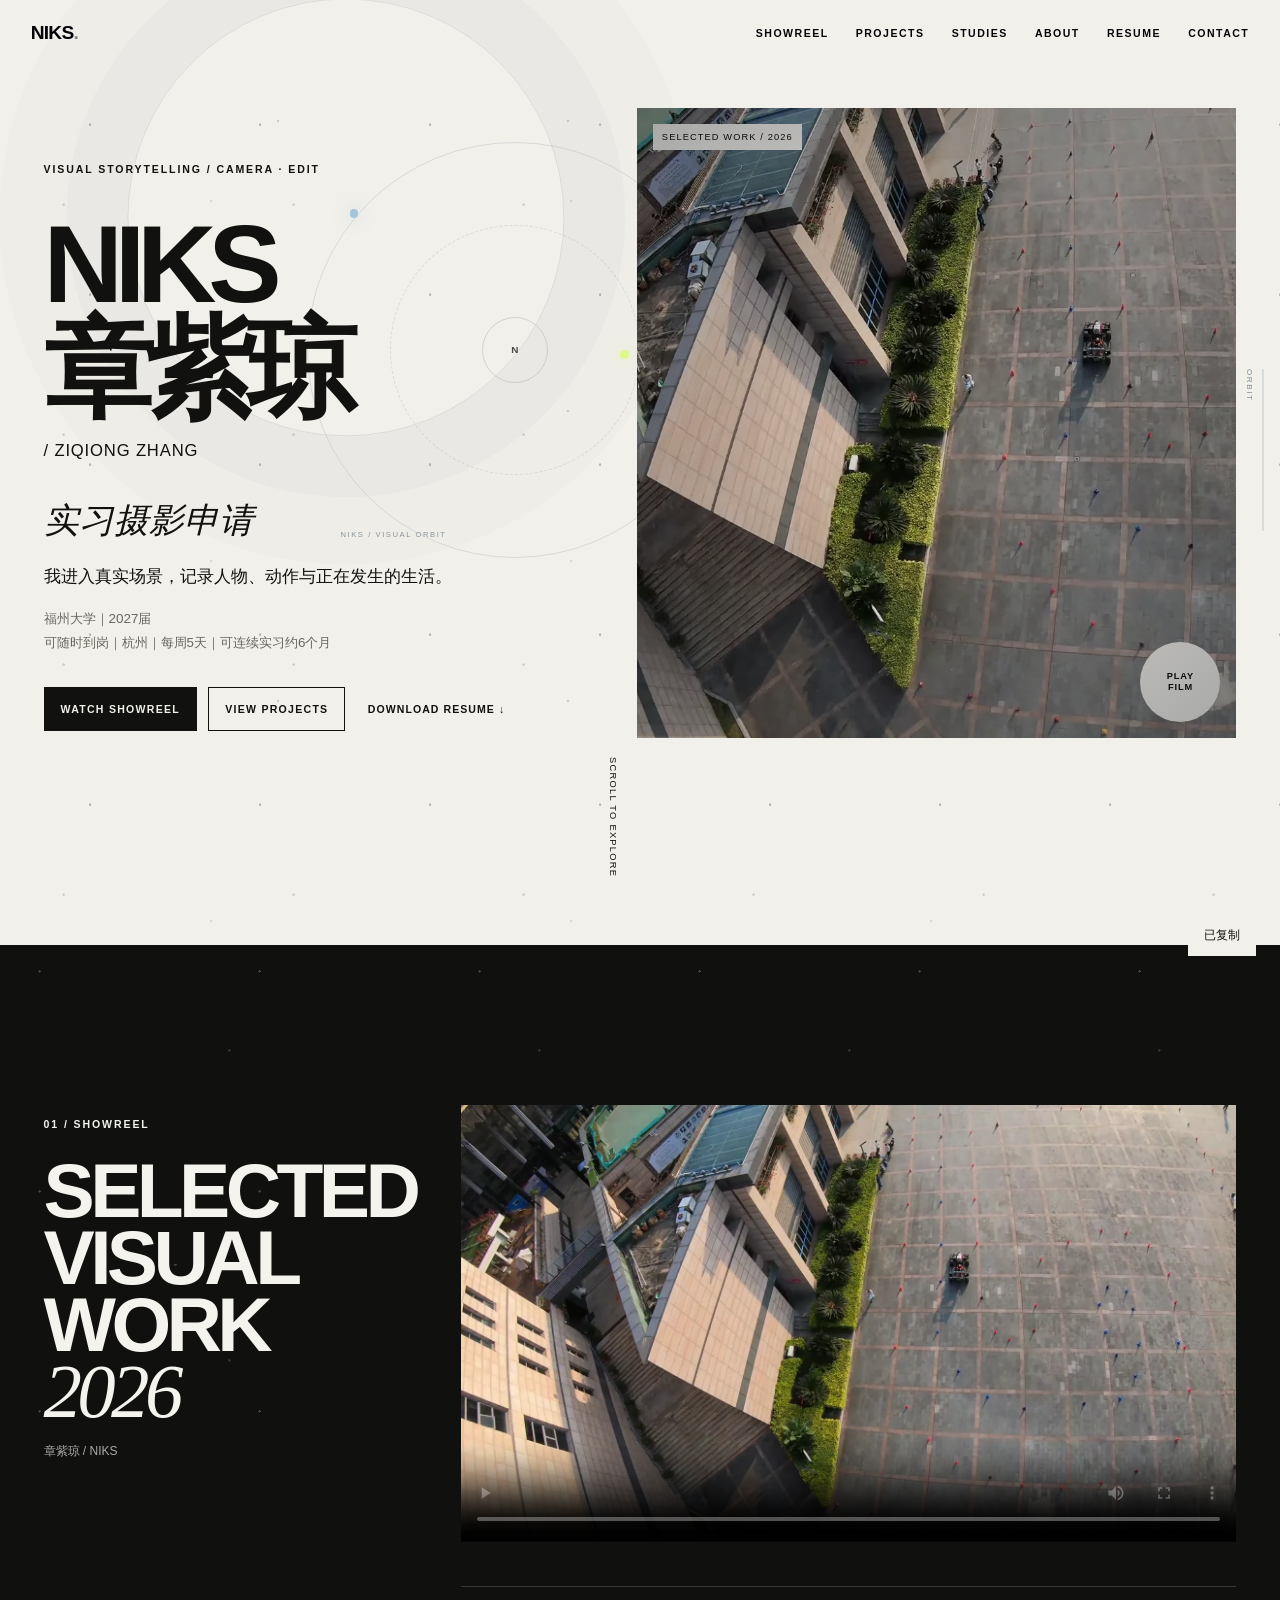
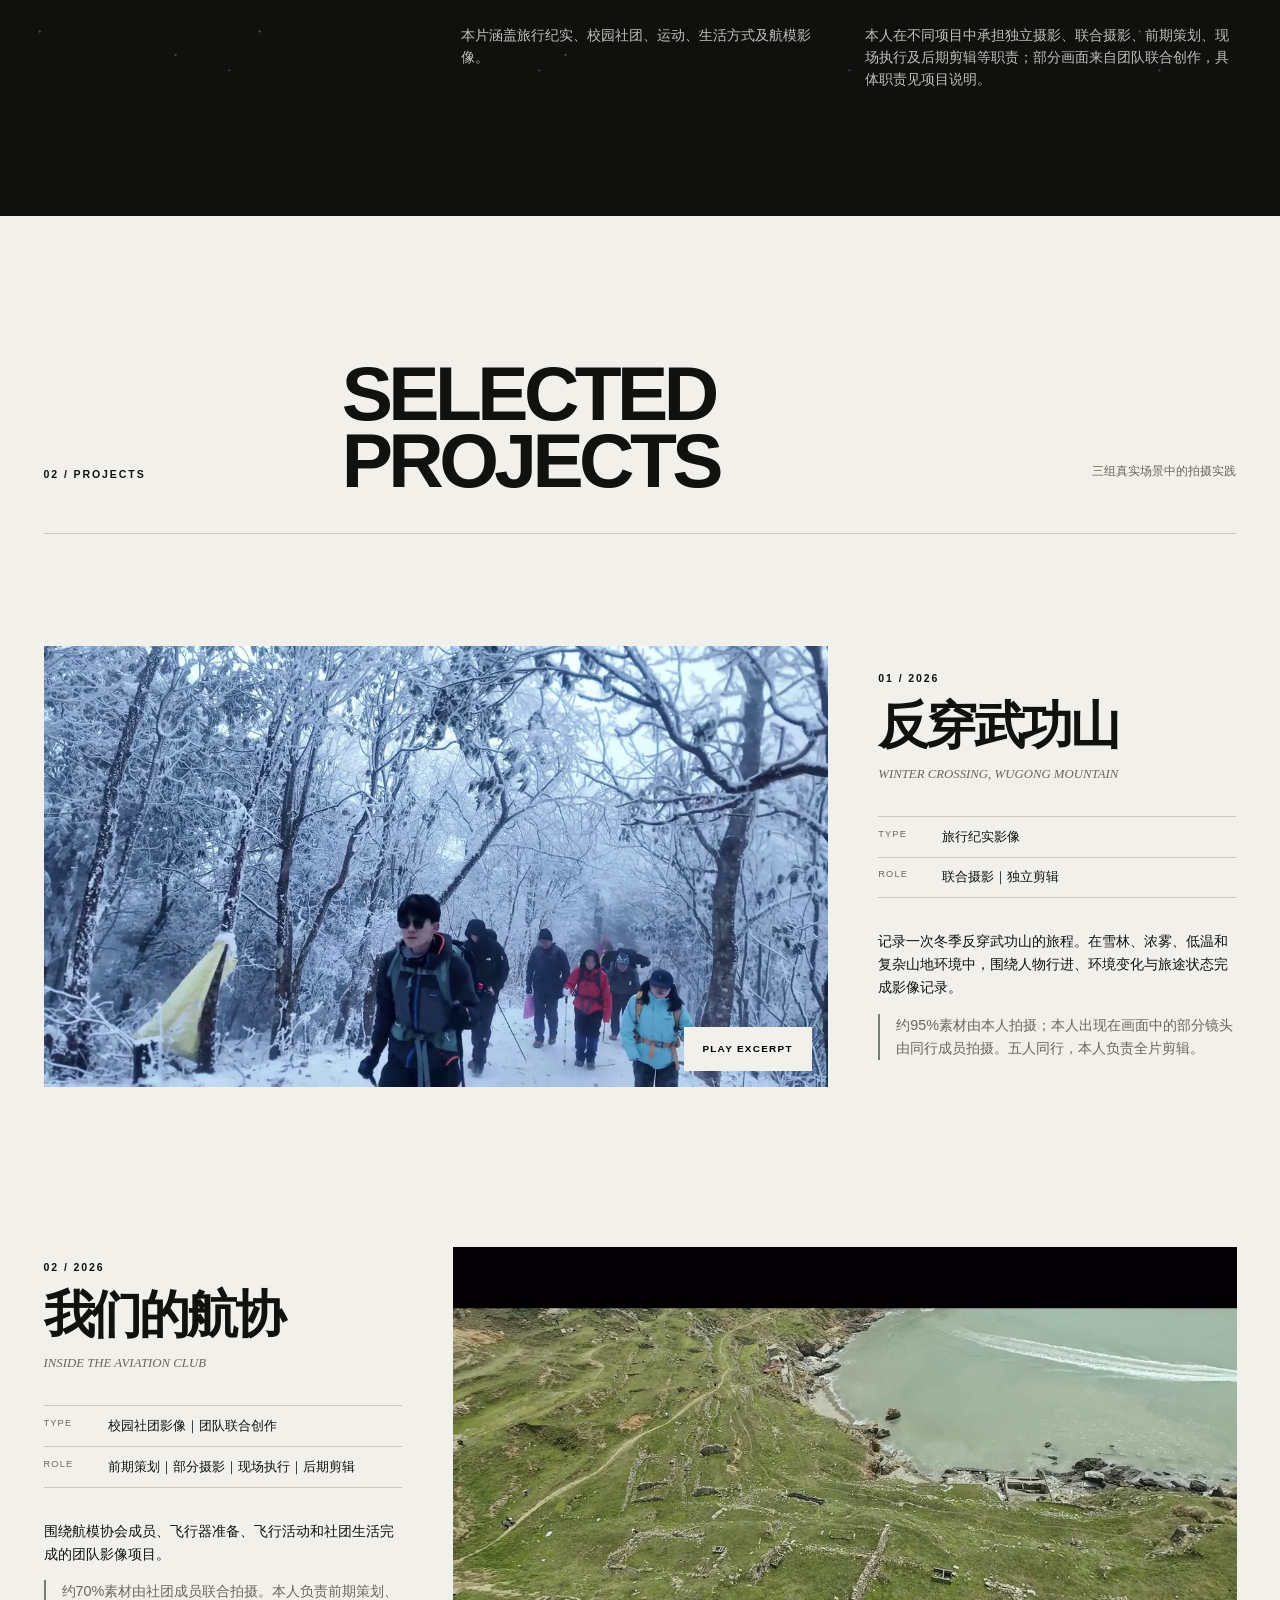
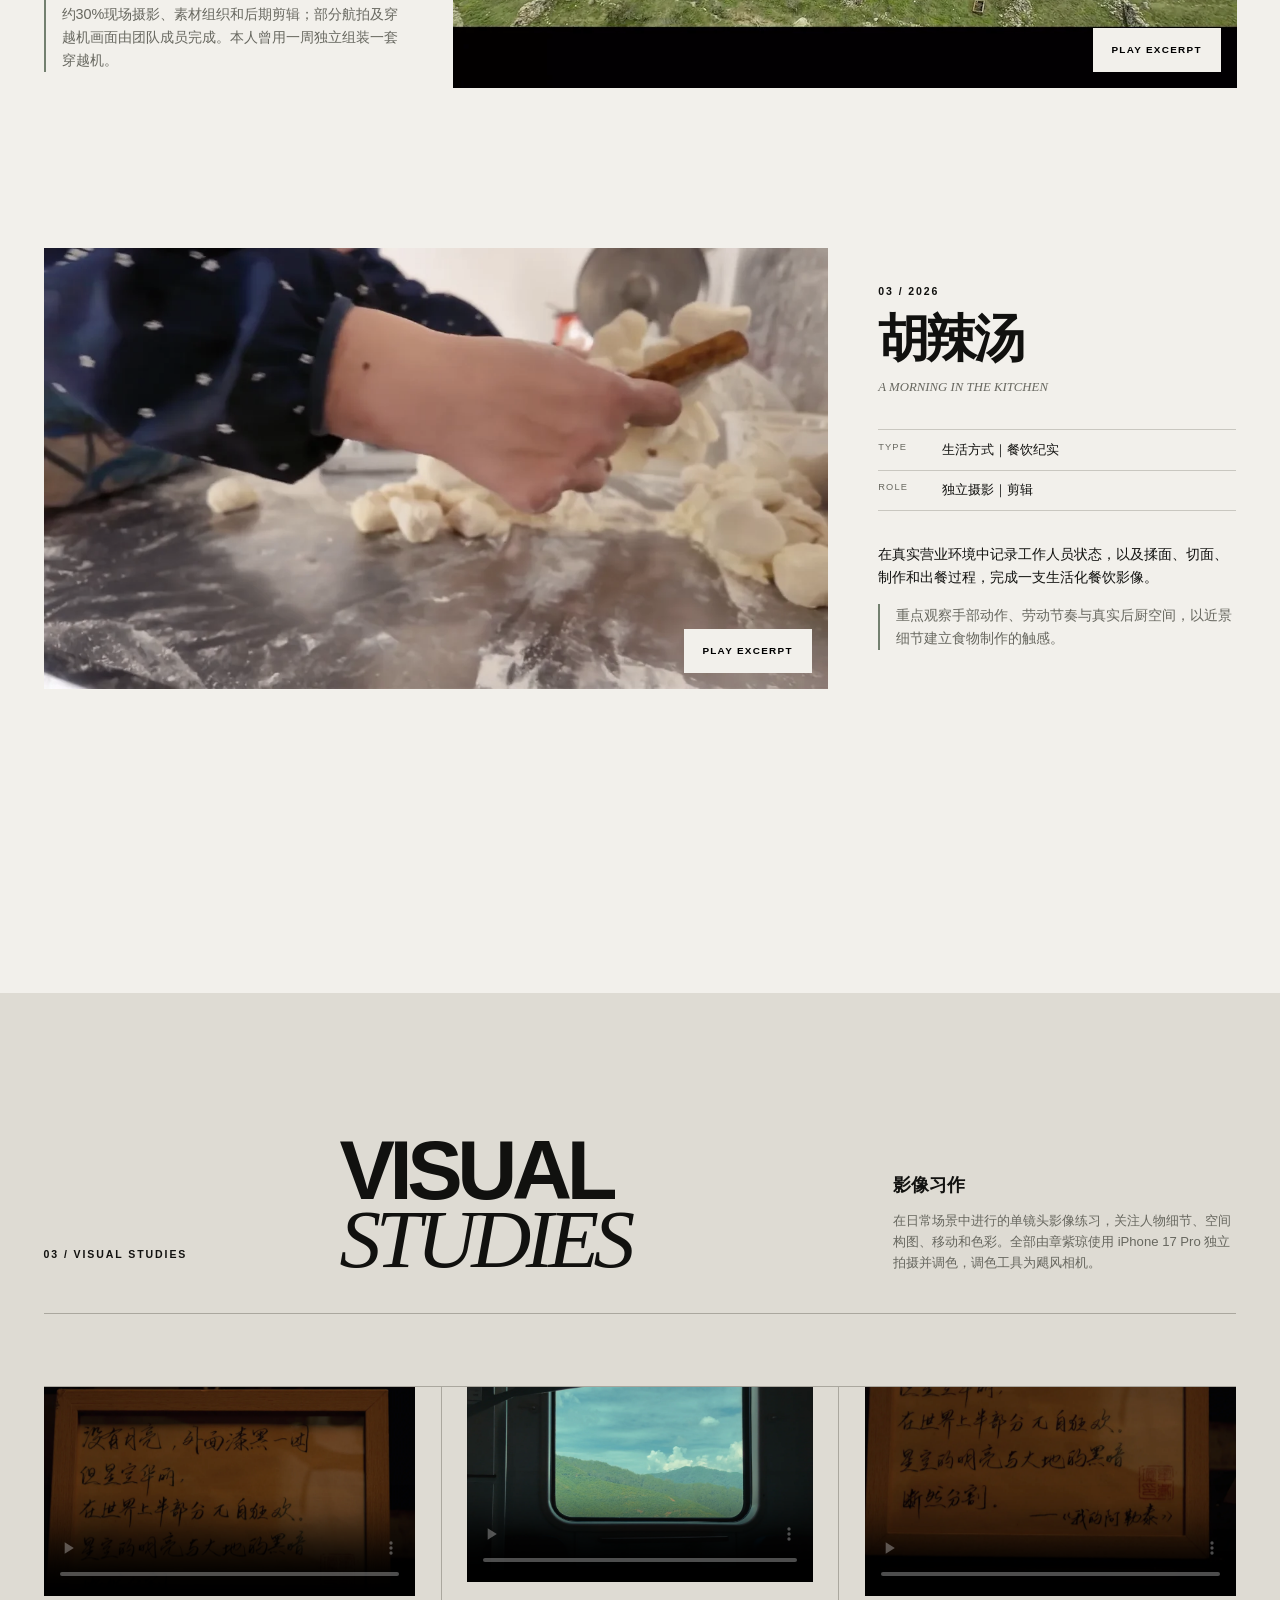
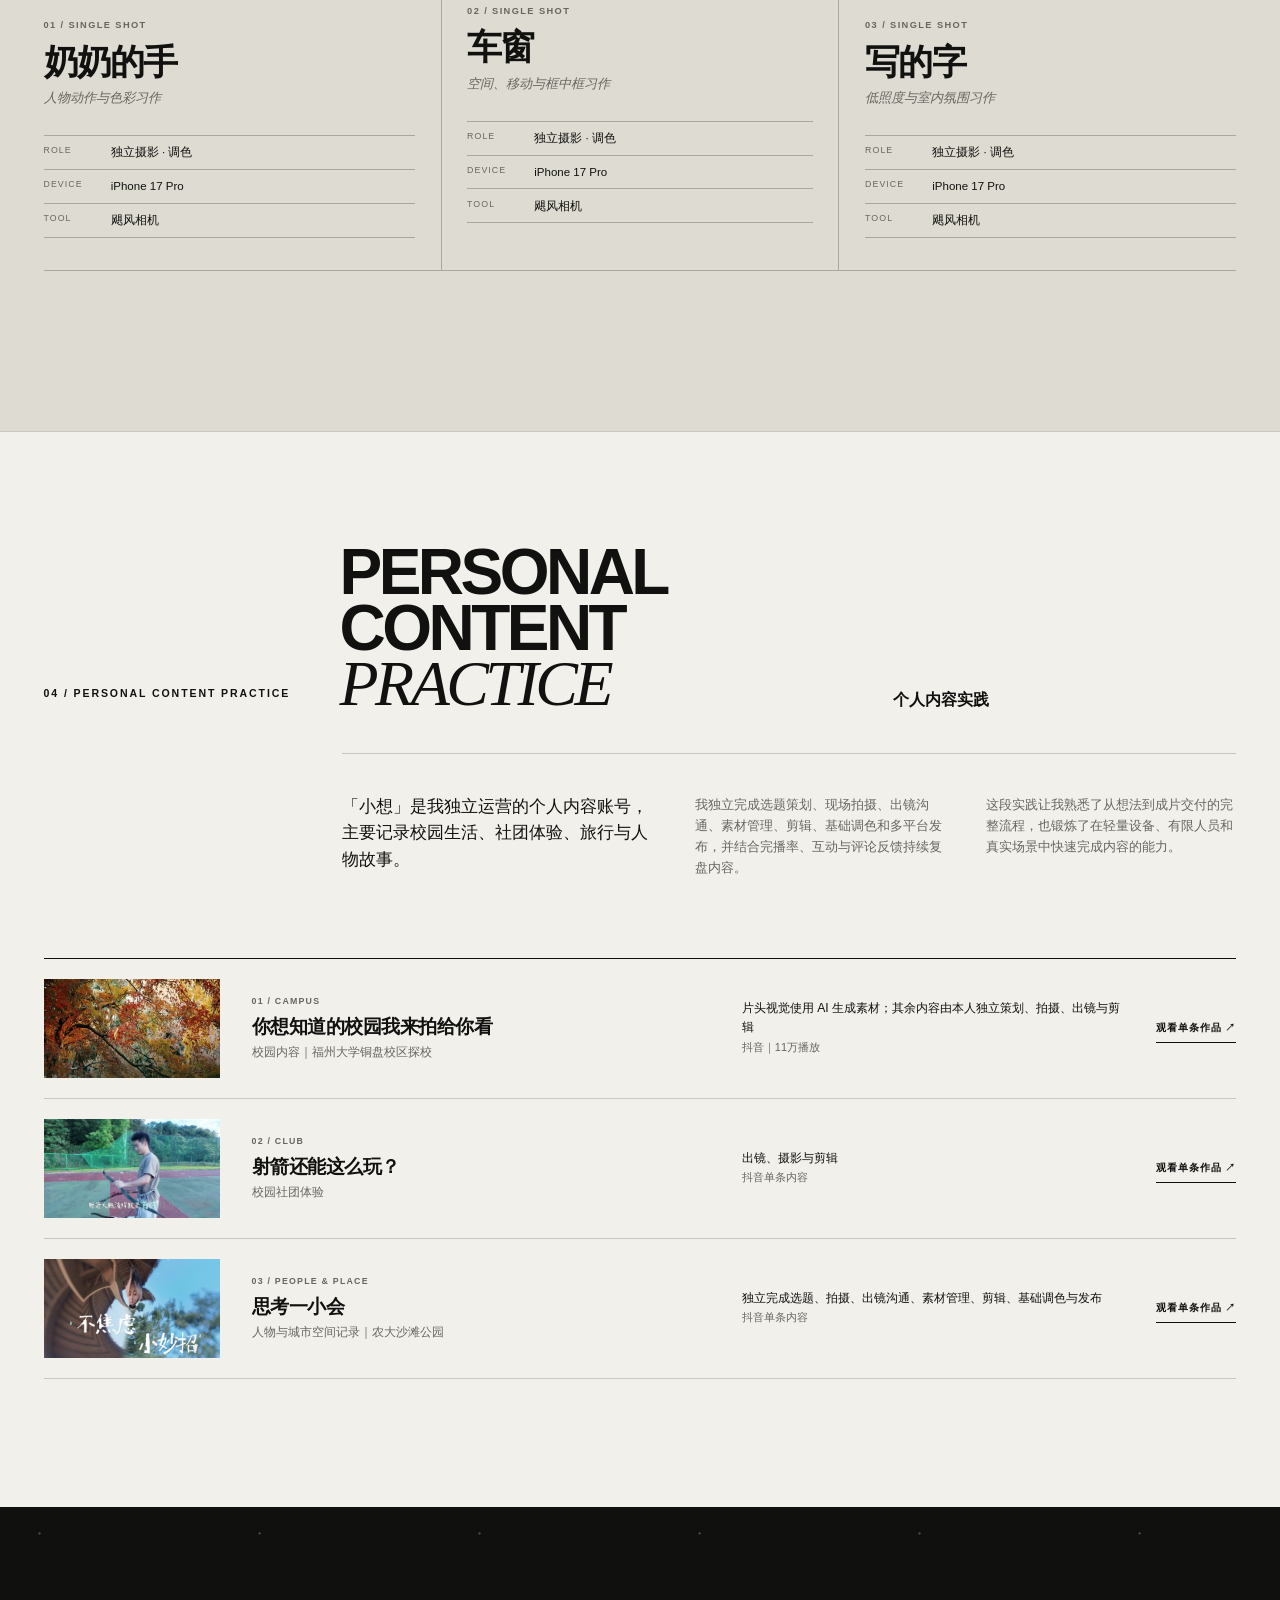
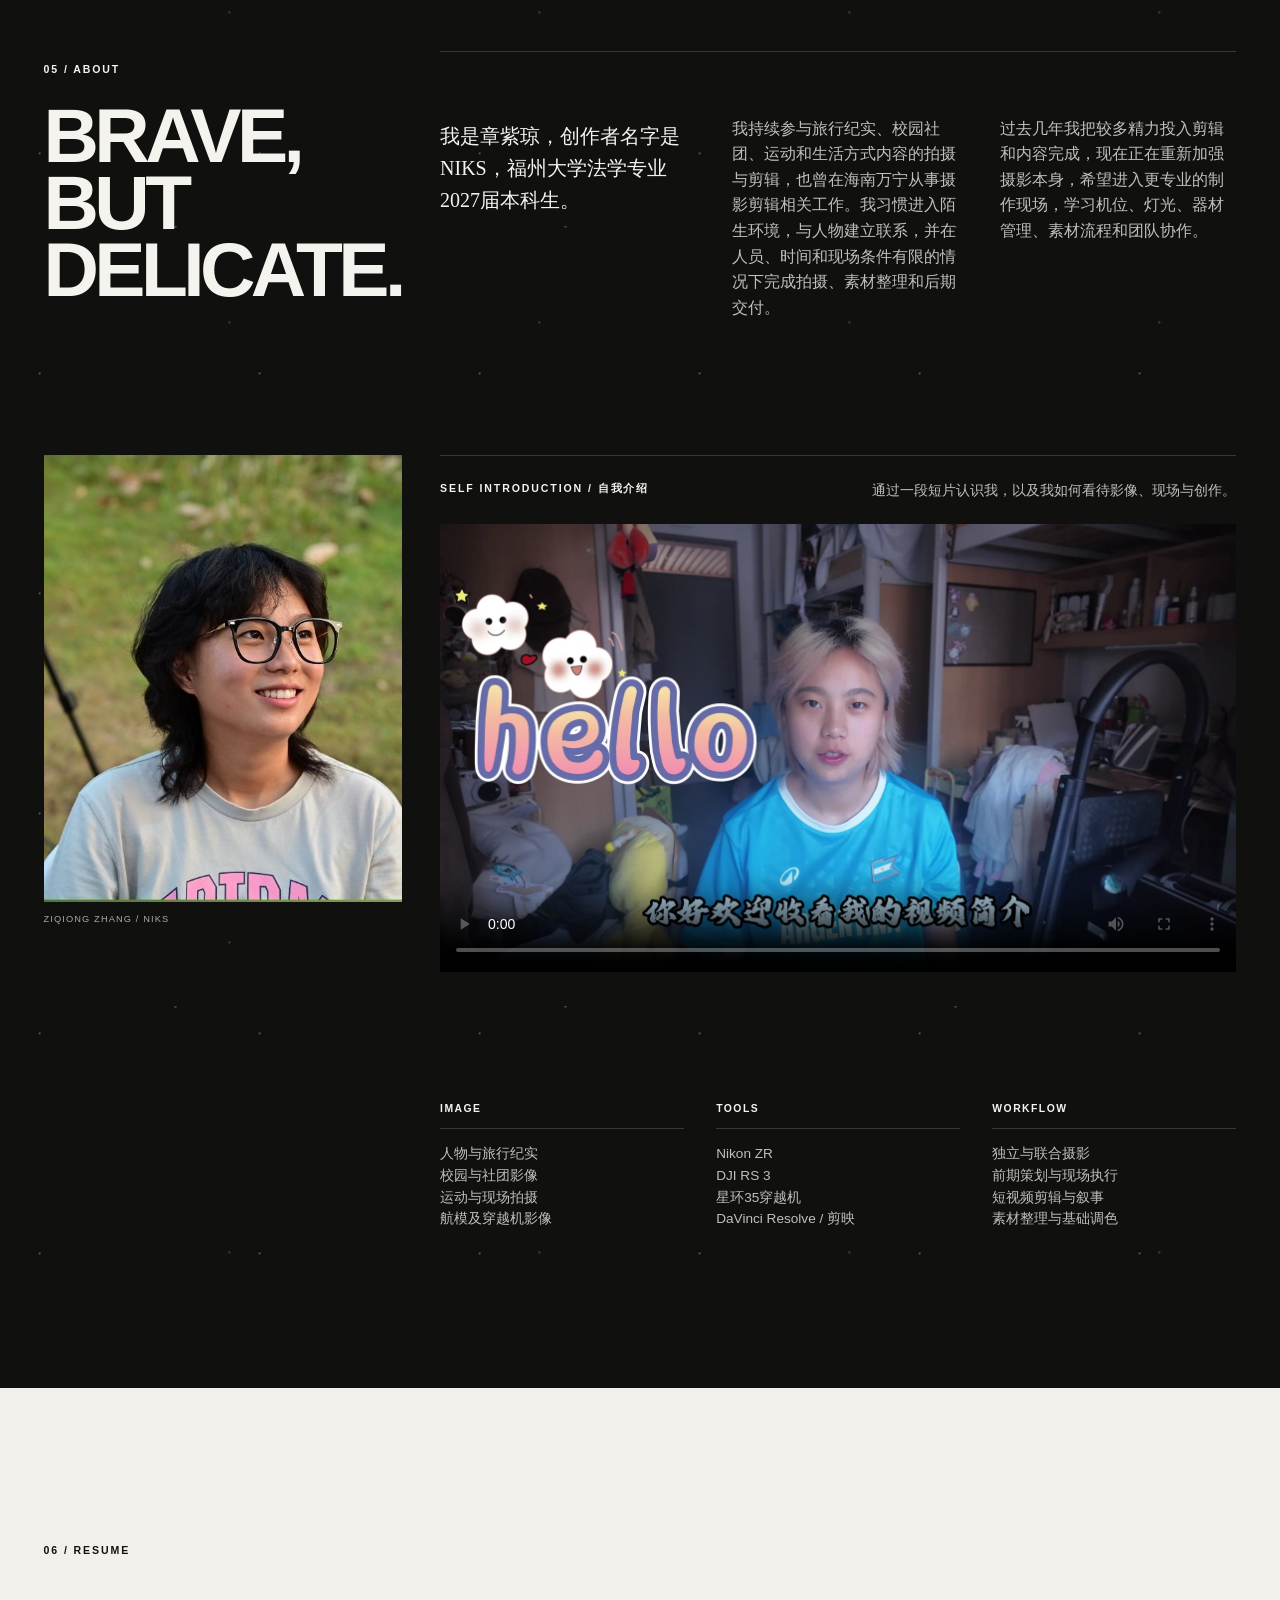
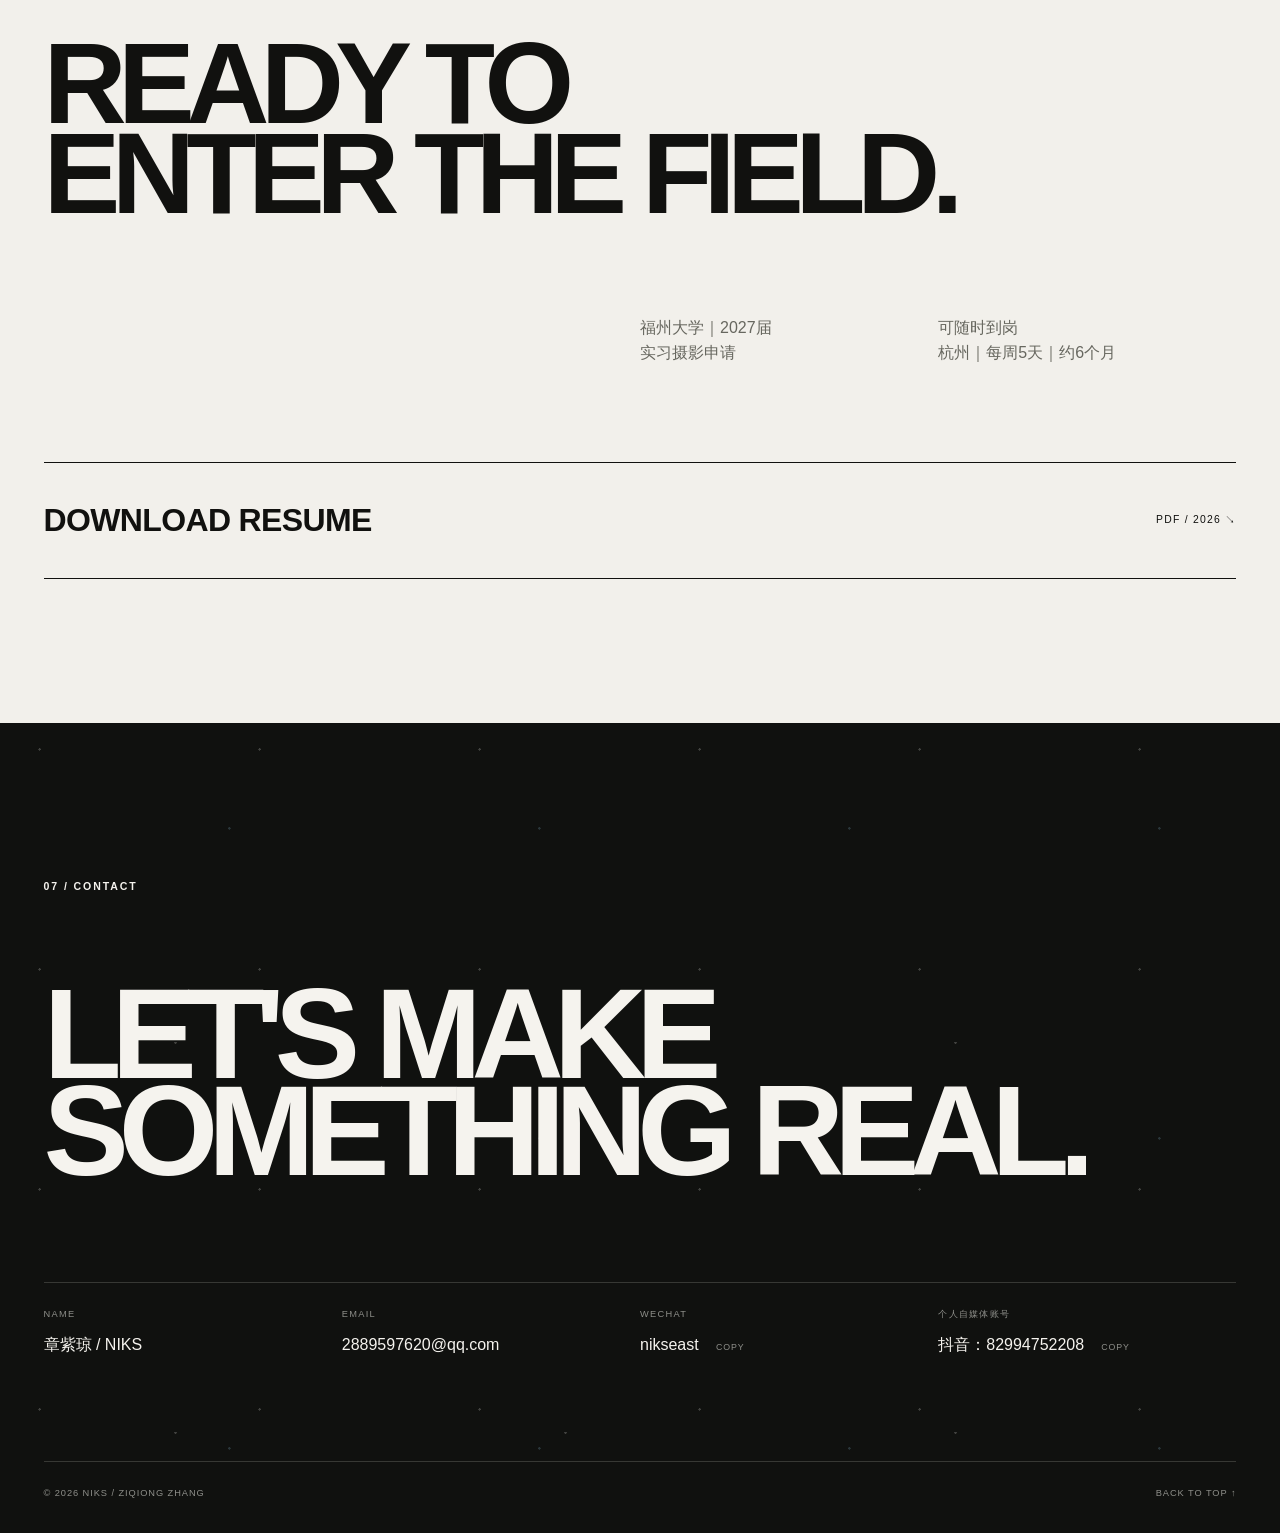
<file: index.html>
<!doctype html>
<html lang="zh-CN">
<head>
  <meta charset="utf-8">
  <meta name="viewport" content="width=device-width, initial-scale=1, viewport-fit=cover">
  <title>NIKS / 章紫琼｜摄影与影像作品集</title>
  <meta name="description" content="章紫琼 NIKS 的摄影与影像作品集，包含旅行纪实、校园社团、运动、生活方式和航模影像。">
  <meta name="theme-color" content="#f2f0eb">
  <meta name="color-scheme" content="light">
  <link rel="canonical" href="https://nikseast.com/">
  <link rel="icon" type="image/png" href="assets/favicon.png">
  <meta property="og:type" content="website">
  <meta property="og:url" content="https://nikseast.com/">
  <meta property="og:title" content="NIKS / 章紫琼｜摄影与影像作品集">
  <meta property="og:description" content="实习摄影申请。旅行纪实、校园社团、运动、生活方式与航模影像。">
  <meta property="og:image" content="https://nikseast.com/assets/showreel-poster.webp">
  <meta property="og:image:alt" content="NIKS 章紫琼摄影作品集 Showreel画面">
  <link rel="preload" as="image" href="assets/showreel-poster.webp" fetchpriority="high">
  <link rel="stylesheet" href="styles.css">
  <script src="script.js" defer></script>
</head>
<body>
  <a class="skip-link" href="#main">跳到主要内容</a>
  <div class="cosmic-progress" aria-hidden="true"><span>ORBIT</span><i></i></div>
  <div class="cosmic-cursor" aria-hidden="true"><span></span></div>
  <header class="site-header" data-header>
    <a class="wordmark" href="#top" aria-label="返回首页">NIKS<span>.</span></a>
    <button class="menu-toggle" type="button" aria-expanded="false" aria-controls="site-nav">MENU</button>
    <nav id="site-nav" class="site-nav" aria-label="主要导航">
      <a href="#showreel">SHOWREEL</a>
      <a href="#projects">PROJECTS</a>
      <a href="#studies">STUDIES</a>
      <a href="#about">ABOUT</a>
      <a href="#resume">RESUME</a>
      <a href="#contact">CONTACT</a>
    </nav>
  </header>

  <main id="main">
    <section class="hero" id="top" aria-labelledby="hero-title">
      <div class="orbit-interface" aria-hidden="true">
        <span class="orbit orbit-one"></span>
        <span class="orbit orbit-two"></span>
        <span class="orbit-core">N</span>
        <span class="orbit-label">NIKS / VISUAL ORBIT</span>
      </div>
      <div class="hero-copy" data-reveal>
        <p class="eyebrow">VISUAL STORYTELLING / CAMERA · EDIT</p>
        <h1 id="hero-title"><span class="hero-name-en">NIKS</span><span class="hero-name-cn">章紫琼</span><em>/ ZIQIONG ZHANG</em></h1>
        <p class="hero-role">实习摄影申请</p>
        <p class="hero-intro">我进入真实场景，记录人物、动作与正在发生的生活。</p>
        <p class="availability">福州大学｜2027届<br>可随时到岗｜杭州｜每周5天｜可连续实习约6个月</p>
        <div class="hero-actions" aria-label="主要操作">
          <a class="button button-dark" href="#showreel">WATCH SHOWREEL</a>
          <a class="button" href="#projects">VIEW PROJECTS</a>
          <a class="text-link" href="assets/章紫琼_实习摄影_简历.pdf" download>DOWNLOAD RESUME <span>↓</span></a>
        </div>
      </div>
      <a class="hero-image" href="#showreel" aria-label="观看 Showreel" data-reveal>
        <img src="assets/showreel-poster.webp" alt="航模活动场地的俯拍画面" width="1600" height="900">
        <span class="image-index">SELECTED WORK / 2026</span>
        <span class="play-mark" aria-hidden="true">PLAY<br>FILM</span>
      </a>
      <p class="scroll-note" aria-hidden="true">SCROLL TO EXPLORE</p>
    </section>

    <section class="showreel section-dark" id="showreel" aria-labelledby="showreel-title">
      <div class="section-heading" data-reveal>
        <p class="section-no">01 / SHOWREEL</p>
        <h2 id="showreel-title">SELECTED<br>VISUAL WORK <span>2026</span></h2>
        <p>章紫琼 / NIKS</p>
      </div>
      <div class="showreel-player" data-reveal>
        <video controls playsinline preload="metadata" poster="assets/showreel-poster.webp" aria-label="章紫琼 2026 摄影 Showreel">
          <source src="assets/showreel-2026.mp4" type="video/mp4">
          您的浏览器无法播放视频。可<a href="assets/showreel-2026.mp4">直接打开视频</a>。
        </video>
      </div>
      <div class="showreel-note" data-reveal>
        <p>本片涵盖旅行纪实、校园社团、运动、生活方式及航模影像。</p>
        <p>本人在不同项目中承担独立摄影、联合摄影、前期策划、现场执行及后期剪辑等职责；部分画面来自团队联合创作，具体职责见项目说明。</p>
      </div>
    </section>

    <section class="projects" id="projects" aria-labelledby="projects-title">
      <div class="section-heading section-heading-light" data-reveal>
        <p class="section-no">02 / PROJECTS</p>
        <h2 id="projects-title">SELECTED<br>PROJECTS</h2>
        <p>三组真实场景中的拍摄实践</p>
      </div>

      <article class="project" data-reveal>
        <div class="project-media" data-video-card>
          <img src="assets/project-wugongshan.webp" alt="反穿武功山项目中的雪林行进画面" loading="lazy" width="1200" height="675">
          <button class="media-play" type="button" aria-label="播放《反穿武功山》精选片段">PLAY EXCERPT</button>
          <video controls playsinline preload="metadata" poster="assets/project-wugongshan.webp" aria-label="反穿武功山精选片段">
            <source src="assets/wugongshan-excerpt.mp4" type="video/mp4">
          </video>
        </div>
        <div class="project-info">
          <p class="project-index">01 / 2026</p>
          <h3>反穿武功山</h3>
          <p class="project-en">WINTER CROSSING, WUGONG MOUNTAIN</p>
          <dl><div><dt>TYPE</dt><dd>旅行纪实影像</dd></div><div><dt>ROLE</dt><dd>联合摄影｜独立剪辑</dd></div></dl>
          <p>记录一次冬季反穿武功山的旅程。在雪林、浓雾、低温和复杂山地环境中，围绕人物行进、环境变化与旅途状态完成影像记录。</p>
          <p class="credit-note">约95%素材由本人拍摄；本人出现在画面中的部分镜头由同行成员拍摄。五人同行，本人负责全片剪辑。</p>
        </div>
      </article>

      <article class="project project-reverse" data-reveal>
        <div class="project-media" data-video-card>
          <img src="assets/project-aviation.webp" alt="航模协会项目中的成员与飞行活动" loading="lazy" width="1200" height="675">
          <button class="media-play" type="button" aria-label="播放《我们的航协》精选片段">PLAY EXCERPT</button>
          <video controls playsinline preload="metadata" poster="assets/project-aviation.webp" aria-label="我们的航协精选片段">
            <source src="assets/aviation-club-excerpt.mp4" type="video/mp4">
          </video>
        </div>
        <div class="project-info">
          <p class="project-index">02 / 2026</p>
          <h3>我们的航协</h3>
          <p class="project-en">INSIDE THE AVIATION CLUB</p>
          <dl><div><dt>TYPE</dt><dd>校园社团影像｜团队联合创作</dd></div><div><dt>ROLE</dt><dd>前期策划｜部分摄影｜现场执行｜后期剪辑</dd></div></dl>
          <p>围绕航模协会成员、飞行器准备、飞行活动和社团生活完成的团队影像项目。</p>
          <p class="credit-note">约70%素材由社团成员联合拍摄。本人负责前期策划、约30%现场摄影、素材组织和后期剪辑；部分航拍及穿越机画面由团队成员完成。本人曾用一周独立组装一套穿越机。</p>
        </div>
      </article>

      <article class="project" data-reveal>
        <div class="project-media" data-video-card>
          <img src="assets/project-hulatang.webp" alt="胡辣汤餐饮纪实中的手工制作细节" loading="lazy" width="1200" height="675">
          <button class="media-play" type="button" aria-label="播放《胡辣汤》精选片段">PLAY EXCERPT</button>
          <video controls playsinline preload="metadata" poster="assets/project-hulatang.webp" aria-label="胡辣汤精选片段">
            <source src="assets/hulatang-excerpt.mp4" type="video/mp4">
          </video>
        </div>
        <div class="project-info">
          <p class="project-index">03 / 2026</p>
          <h3>胡辣汤</h3>
          <p class="project-en">A MORNING IN THE KITCHEN</p>
          <dl><div><dt>TYPE</dt><dd>生活方式｜餐饮纪实</dd></div><div><dt>ROLE</dt><dd>独立摄影｜剪辑</dd></div></dl>
          <p>在真实营业环境中记录工作人员状态，以及揉面、切面、制作和出餐过程，完成一支生活化餐饮影像。</p>
          <p class="credit-note">重点观察手部动作、劳动节奏与真实后厨空间，以近景细节建立食物制作的触感。</p>
        </div>
      </article>
    </section>

    <section class="visual-studies" id="studies" aria-labelledby="studies-title">
      <header class="studies-heading" data-reveal>
        <p class="section-no">03 / VISUAL STUDIES</p>
        <h2 id="studies-title">VISUAL <span>STUDIES</span></h2>
        <div class="studies-intro">
          <strong>影像习作</strong>
          <p>在日常场景中进行的单镜头影像练习，关注人物细节、空间构图、移动和色彩。全部由章紫琼使用 iPhone 17 Pro 独立拍摄并调色，调色工具为飓风相机。</p>
        </div>
      </header>

      <div class="studies-grid">
        <article class="study" data-reveal>
          <video controls playsinline preload="metadata" poster="assets/study-grandma-hands-poster.webp" aria-label="奶奶的手，人物动作与色彩习作">
            <source src="assets/study-grandma-hands.mp4" type="video/mp4">
          </video>
          <p class="study-index">01 / SINGLE SHOT</p>
          <h3>奶奶的手</h3>
          <p class="study-subtitle">人物动作与色彩习作</p>
          <dl><div><dt>ROLE</dt><dd>独立摄影 · 调色</dd></div><div><dt>DEVICE</dt><dd>iPhone 17 Pro</dd></div><div><dt>TOOL</dt><dd>飓风相机</dd></div></dl>
        </article>

        <article class="study" data-reveal>
          <video controls playsinline preload="metadata" poster="assets/study-car-window-poster.webp" aria-label="车窗，空间、移动与框中框习作">
            <source src="assets/study-car-window.mp4" type="video/mp4">
          </video>
          <p class="study-index">02 / SINGLE SHOT</p>
          <h3>车窗</h3>
          <p class="study-subtitle">空间、移动与框中框习作</p>
          <dl><div><dt>ROLE</dt><dd>独立摄影 · 调色</dd></div><div><dt>DEVICE</dt><dd>iPhone 17 Pro</dd></div><div><dt>TOOL</dt><dd>飓风相机</dd></div></dl>
        </article>

        <article class="study" data-reveal>
          <video controls playsinline preload="metadata" poster="assets/study-writing-poster.webp" aria-label="写的字，低照度与室内氛围习作">
            <source src="assets/study-writing.mp4" type="video/mp4">
          </video>
          <p class="study-index">03 / SINGLE SHOT</p>
          <h3>写的字</h3>
          <p class="study-subtitle">低照度与室内氛围习作</p>
          <dl><div><dt>ROLE</dt><dd>独立摄影 · 调色</dd></div><div><dt>DEVICE</dt><dd>iPhone 17 Pro</dd></div><div><dt>TOOL</dt><dd>飓风相机</dd></div></dl>
        </article>
      </div>
    </section>

    <section class="content-practice" id="content-practice" aria-labelledby="content-practice-title">
      <header class="content-heading" data-reveal>
        <p class="section-no">04 / PERSONAL CONTENT PRACTICE</p>
        <h2 id="content-practice-title">PERSONAL CONTENT <span>PRACTICE</span></h2>
        <strong>个人内容实践</strong>
      </header>

      <div class="content-overview" data-reveal>
        <p class="content-lead">「小想」是我独立运营的个人内容账号，主要记录校园生活、社团体验、旅行与人物故事。</p>
        <p>我独立完成选题策划、现场拍摄、出镜沟通、素材管理、剪辑、基础调色和多平台发布，并结合完播率、互动与评论反馈持续复盘内容。</p>
        <p>这段实践让我熟悉了从想法到成片交付的完整流程，也锻炼了在轻量设备、有限人员和真实场景中快速完成内容的能力。</p>
      </div>

      <div class="content-list">
        <article class="content-entry" data-reveal>
          <img src="assets/content-campus.jpg" alt="福州大学校园俯拍画面" loading="lazy" width="1200" height="675">
          <div class="content-entry-main"><p class="content-index">01 / CAMPUS</p><h3>你想知道的校园我来拍给你看</h3><p>校园内容｜福州大学铜盘校区探校</p></div>
          <p class="content-role">片头视觉使用 AI 生成素材；其余内容由本人独立策划、拍摄、出镜与剪辑<br><span>抖音｜11万播放</span></p>
          <a class="content-link" href="https://v.douyin.com/ukLXs39E9fQ/" target="_blank" rel="noopener noreferrer">观看单条作品 ↗</a>
        </article>

        <article class="content-entry" data-reveal>
          <img src="assets/content-archery.jpg" alt="校园射艺协会体验作品画面" loading="lazy" width="1200" height="675">
          <div class="content-entry-main"><p class="content-index">02 / CLUB</p><h3>射箭还能这么玩？</h3><p>校园社团体验</p></div>
          <p class="content-role">出镜、摄影与剪辑<br><span>抖音单条内容</span></p>
          <a class="content-link" href="https://v.douyin.com/KHftZDzjozE/" target="_blank" rel="noopener noreferrer">观看单条作品 ↗</a>
        </article>

        <article class="content-entry" data-reveal>
          <img src="assets/content-thinking.jpg" alt="农大沙滩公园人物内容作品画面" loading="lazy" width="1200" height="675">
          <div class="content-entry-main"><p class="content-index">03 / PEOPLE &amp; PLACE</p><h3>思考一小会</h3><p>人物与城市空间记录｜农大沙滩公园</p></div>
          <p class="content-role">独立完成选题、拍摄、出镜沟通、素材管理、剪辑、基础调色与发布<br><span>抖音单条内容</span></p>
          <a class="content-link" href="https://v.douyin.com/fYWCGvW67q0/" target="_blank" rel="noopener noreferrer">观看单条作品 ↗</a>
        </article>
      </div>
    </section>

    <section class="about section-dark" id="about" aria-labelledby="about-title">
      <div class="about-grid">
        <div class="section-heading" data-reveal>
          <p class="section-no">05 / ABOUT</p>
          <h2 id="about-title">BRAVE,<br>BUT DELICATE.</h2>
        </div>
        <div class="about-copy" data-reveal>
          <p class="lead">我是章紫琼，创作者名字是 NIKS，福州大学法学专业2027届本科生。</p>
          <p>我持续参与旅行纪实、校园社团、运动和生活方式内容的拍摄与剪辑，也曾在海南万宁从事摄影剪辑相关工作。我习惯进入陌生环境，与人物建立联系，并在人员、时间和现场条件有限的情况下完成拍摄、素材整理和后期交付。</p>
          <p>过去几年我把较多精力投入剪辑和内容完成，现在正在重新加强摄影本身，希望进入更专业的制作现场，学习机位、灯光、器材管理、素材流程和团队协作。</p>
        </div>
        <figure class="about-portrait" data-reveal>
          <img src="assets/ziqiong-portrait.jpg" alt="章紫琼肖像" loading="lazy" width="760" height="900">
          <figcaption>ZIQIONG ZHANG / NIKS</figcaption>
        </figure>
        <div class="about-video" data-reveal>
          <div class="about-video-heading">
            <p class="section-no">SELF INTRODUCTION / 自我介绍</p>
            <p>通过一段短片认识我，以及我如何看待影像、现场与创作。</p>
          </div>
          <video controls playsinline preload="metadata" poster="assets/self-introduction-poster.webp" aria-label="章紫琼自我介绍视频">
            <source src="assets/self-introduction.mp4" type="video/mp4">
            您的浏览器无法播放视频。可<a href="assets/self-introduction.mp4">直接打开视频</a>。
          </video>
        </div>
        <div class="capabilities" data-reveal>
          <div><h3>IMAGE</h3><p>人物与旅行纪实<br>校园与社团影像<br>运动与现场拍摄<br>航模及穿越机影像</p></div>
          <div><h3>TOOLS</h3><p>Nikon ZR<br>DJI RS 3<br>星环35穿越机<br>DaVinci Resolve / 剪映</p></div>
          <div><h3>WORKFLOW</h3><p>独立与联合摄影<br>前期策划与现场执行<br>短视频剪辑与叙事<br>素材整理与基础调色</p></div>
        </div>
      </div>
    </section>

    <section class="resume" id="resume" aria-labelledby="resume-title">
      <p class="section-no">06 / RESUME</p>
      <h2 id="resume-title" data-reveal>READY TO<br>ENTER THE FIELD.</h2>
      <div class="resume-meta" data-reveal>
        <p>福州大学｜2027届<br>实习摄影申请</p>
        <p>可随时到岗<br>杭州｜每周5天｜约6个月</p>
      </div>
      <a class="resume-download" href="assets/章紫琼_实习摄影_简历.pdf" download data-reveal>
        <span>DOWNLOAD RESUME</span><span>PDF / 2026 ↘</span>
      </a>
    </section>

    <section class="contact section-dark" id="contact" aria-labelledby="contact-title">
      <p class="section-no">07 / CONTACT</p>
      <h2 id="contact-title" data-reveal>LET'S MAKE<br>SOMETHING REAL.</h2>
      <div class="contact-grid" data-reveal>
        <div><span>NAME</span><strong>章紫琼 / NIKS</strong></div>
        <div><span>EMAIL</span><a href="mailto:2889597620@qq.com">2889597620@qq.com</a></div>
        <div><span>WECHAT</span><button type="button" class="copy-button" data-copy="nikseast" data-copy-label="微信号">nikseast <small>COPY</small></button></div>
        <div><span>个人自媒体账号</span><button type="button" class="copy-button" data-copy="82994752208" data-copy-label="自媒体账号">82994752208 <small>COPY</small></button></div>
      </div>
      <footer><span>© 2026 NIKS / ZIQIONG ZHANG</span><a href="#top">BACK TO TOP ↑</a></footer>
    </section>
  </main>
  <div class="toast" role="status" aria-live="polite" data-toast>已复制</div>
</body>
</html>
</file>
<file: styles.css>
:root{--paper:#f2f0eb;--ink:#11110f;--muted:#67675f;--line:#c9c7c0;--dark:#10110f;--light:#f5f3ee;--accent:#73806f;--serif:Georgia,"Times New Roman",serif;--sans:Arial,"Microsoft YaHei",sans-serif}
*{box-sizing:border-box}html{scroll-behavior:smooth}body{margin:0;background:var(--paper);color:var(--ink);font-family:var(--sans);font-size:16px;line-height:1.6;-webkit-font-smoothing:antialiased}img,video{display:block;width:100%;height:auto}a{color:inherit;text-decoration:none}button{font:inherit}.skip-link{position:fixed;left:1rem;top:-5rem;z-index:100;background:#fff;padding:.7rem 1rem}.skip-link:focus{top:1rem}.site-header{position:fixed;z-index:50;inset:0 0 auto;display:flex;align-items:center;justify-content:space-between;padding:1.1rem 2.4vw;color:var(--ink);mix-blend-mode:difference;filter:invert(1);pointer-events:none}.site-header>*{pointer-events:auto}.wordmark{font-size:1.2rem;font-weight:800;letter-spacing:-.04em}.wordmark span{color:#8d9989}.site-nav{display:flex;gap:1.7rem;font-size:.66rem;font-weight:700;letter-spacing:.14em}.site-nav a{position:relative}.site-nav a::after{content:"";position:absolute;left:0;right:100%;bottom:-.25rem;height:1px;background:currentColor;transition:right .25s}.site-nav a:hover::after,.site-nav a.active::after{right:0}.menu-toggle{display:none;border:0;background:none;color:inherit;font-size:.68rem;font-weight:700;letter-spacing:.14em}.hero{min-height:100svh;padding:12vh 3.4vw 4vh;display:grid;grid-template-columns:minmax(0,.95fr) minmax(350px,1.05fr);gap:4vw;align-items:center;position:relative;overflow:hidden}.hero-copy{padding-top:4vh}.eyebrow,.section-no,.project-index{font-size:.66rem;font-weight:700;letter-spacing:.18em}.hero h1{font-size:clamp(3.7rem,8.6vw,9.5rem);line-height:.77;letter-spacing:-.075em;margin:2.5rem 0 2.2rem;font-weight:800}.hero h1 span{display:block}.hero h1 em{display:block;margin-top:1.5rem;font-size:clamp(.8rem,1.3vw,1.1rem);font-style:normal;font-weight:500;letter-spacing:.05em}.hero-role{font-family:var(--serif);font-style:italic;font-size:clamp(1.45rem,2.7vw,2.5rem);margin:0 0 1rem}.hero-intro{max-width:34rem;font-size:1.05rem;margin:0 0 1rem}.availability{color:var(--muted);font-size:.84rem;line-height:1.8}.hero-actions{display:flex;align-items:center;gap:.7rem;flex-wrap:wrap;margin-top:2rem}.button{display:inline-flex;min-height:44px;align-items:center;border:1px solid var(--ink);padding:.65rem 1rem;font-size:.66rem;font-weight:700;letter-spacing:.12em;transition:.2s}.button:hover{background:var(--ink);color:var(--paper)}.button-dark{background:var(--ink);color:var(--paper)}.button-dark:hover{background:transparent;color:var(--ink)}.text-link{font-size:.66rem;font-weight:700;letter-spacing:.1em;padding:.7rem}.hero-image{position:relative;display:block;align-self:stretch;min-height:70vh;overflow:hidden;background:#d6d6d0}.hero-image img{height:100%;object-fit:cover;filter:saturate(.72) contrast(1.04);transition:transform .8s}.hero-image:hover img{transform:scale(1.02)}.image-index{position:absolute;top:1rem;left:1rem;background:var(--paper);padding:.35rem .55rem;font-size:.58rem;letter-spacing:.12em}.play-mark{position:absolute;right:1rem;bottom:1rem;width:5rem;height:5rem;border-radius:50%;background:var(--paper);display:grid;place-content:center;text-align:center;font-size:.58rem;font-weight:700;line-height:1.15;letter-spacing:.09em}.scroll-note{position:absolute;bottom:2rem;left:3.4vw;font-size:.58rem;letter-spacing:.14em;writing-mode:vertical-rl}.section-dark{background:var(--dark);color:var(--light)}.showreel{padding:10rem 3.4vw 7rem;display:grid;grid-template-columns:1fr 2.35fr;gap:3.5vw}.section-heading h2{font-size:clamp(2.8rem,6vw,7rem);line-height:.87;letter-spacing:-.06em;margin:1.5rem 0 1rem}.section-heading h2 span{font-family:var(--serif);font-style:italic;font-weight:400}.section-heading>p:last-child{font-size:.75rem;color:#aaa}.showreel-player video{aspect-ratio:16/9;background:#050505;object-fit:contain}.showreel-note{grid-column:2;display:grid;grid-template-columns:1fr 1fr;gap:2rem;border-top:1px solid #373834;padding-top:1.5rem;color:#bfc0bb;font-size:.85rem}.projects{padding:9rem 3.4vw}.section-heading-light{display:grid;grid-template-columns:1fr 2fr 1fr;align-items:end;border-bottom:1px solid var(--line);padding-bottom:2.5rem;margin-bottom:7rem}.section-heading-light h2{margin:0}.section-heading-light>p:last-child{text-align:right;color:var(--muted)}.project{display:grid;grid-template-columns:minmax(0,1.75fr) minmax(280px,.8fr);gap:4vw;align-items:center;margin-bottom:10rem}.project-reverse{grid-template-columns:minmax(280px,.8fr) minmax(0,1.75fr)}.project-reverse .project-media{order:2}.project-media{position:relative;aspect-ratio:16/9;background:#d7d5cf;overflow:hidden}.project-media img,.project-media video{position:absolute;inset:0;width:100%;height:100%;object-fit:cover}.project-media img{filter:saturate(.78);transition:transform .7s}.project-media:hover img{transform:scale(1.015)}.project-media video{display:none;background:#000}.project-media.is-playing img,.project-media.is-playing .media-play{display:none}.project-media.is-playing video{display:block}.media-play{position:absolute;right:1rem;bottom:1rem;min-width:8rem;min-height:44px;border:0;background:var(--paper);font-size:.62rem;font-weight:700;letter-spacing:.13em;cursor:pointer}.project-info h3{font-size:clamp(2.2rem,4vw,4.6rem);line-height:1;margin:.8rem 0 .3rem;letter-spacing:-.06em}.project-en{font-family:var(--serif);font-style:italic;color:var(--muted);font-size:.8rem}.project-info dl{margin:2rem 0;border-top:1px solid var(--line)}.project-info dl div{display:grid;grid-template-columns:4rem 1fr;border-bottom:1px solid var(--line);padding:.6rem 0}.project-info dt{font-size:.58rem;letter-spacing:.12em;color:var(--muted)}.project-info dd{margin:0;font-size:.8rem}.project-info>p:not(.project-en):not(.project-index){font-size:.9rem}.credit-note{color:var(--muted);padding-left:1rem;border-left:2px solid var(--accent)}.about{padding:9rem 3.4vw}.about-grid{display:grid;grid-template-columns:.8fr 1.2fr 1fr;gap:3vw}.about-copy{grid-column:2/4;display:grid;grid-template-columns:1.1fr 1fr 1fr;gap:2rem;padding-top:3rem;border-top:1px solid #373834;color:#bfc0bb}.about-copy .lead{font-size:1.25rem;color:var(--light);font-family:var(--serif)}.about-portrait{margin:5rem 0 0;grid-column:1/2}.about-portrait img{aspect-ratio:4/5;object-fit:cover;filter:grayscale(1) contrast(1.05)}.about-portrait figcaption{font-size:.58rem;letter-spacing:.12em;margin-top:.6rem;color:#aaa}.capabilities{grid-column:2/4;margin-top:5rem;display:grid;grid-template-columns:repeat(3,1fr);gap:2rem}.capabilities h3{font-size:.65rem;letter-spacing:.14em;border-bottom:1px solid #373834;padding-bottom:.7rem}.capabilities p{font-size:.85rem;color:#bfc0bb}.resume{padding:9rem 3.4vw}.resume h2{font-size:clamp(4rem,9vw,10rem);line-height:.78;letter-spacing:-.075em;margin:5rem 0}.resume-meta{display:grid;grid-template-columns:1fr 1fr;width:50%;margin-left:auto;color:var(--muted)}.resume-download{display:flex;justify-content:space-between;align-items:center;border-top:1px solid var(--ink);border-bottom:1px solid var(--ink);padding:2rem 0;margin-top:5rem;font-size:clamp(1rem,2.5vw,2rem);font-weight:700;letter-spacing:-.02em;transition:padding .25s}.resume-download:hover{padding-left:1rem;padding-right:1rem}.resume-download span:last-child{font-size:.65rem;letter-spacing:.12em;font-weight:500}.contact{padding:9rem 3.4vw 2rem;min-height:90svh;display:flex;flex-direction:column}.contact h2{font-size:clamp(4rem,10vw,11rem);line-height:.76;letter-spacing:-.08em;margin:5rem 0 auto}.contact-grid{display:grid;grid-template-columns:repeat(3,1fr);border-top:1px solid #373834;margin:6rem 0 5rem}.contact-grid>div{padding:1.5rem 1.5rem 1.5rem 0}.contact-grid span{display:block;color:#8e8f8a;font-size:.58rem;letter-spacing:.14em;margin-bottom:.6rem}.contact-grid strong,.contact-grid a,.copy-button{font-size:1rem;color:var(--light);font-weight:500}.copy-button{border:0;background:transparent;padding:0;cursor:pointer;text-align:left}.copy-button small{margin-left:.8rem;color:#8e8f8a;font-size:.55rem;letter-spacing:.1em}.contact footer{display:flex;justify-content:space-between;border-top:1px solid #373834;padding-top:1.5rem;color:#8e8f8a;font-size:.58rem;letter-spacing:.1em}.toast{position:fixed;z-index:100;right:1.5rem;bottom:1.5rem;background:var(--paper);color:var(--ink);padding:.7rem 1rem;font-size:.75rem;transform:translateY(5rem);transition:.25s}.toast.show{transform:translateY(0)}[data-reveal]{opacity:0;transform:translateY(18px);transition:opacity .7s ease,transform .7s ease}[data-reveal].is-visible{opacity:1;transform:none}
@media(max-width:900px){.site-header{padding:1rem 1.2rem}.menu-toggle{display:block}.site-nav{position:absolute;top:3.4rem;right:1rem;background:var(--dark);color:var(--light);filter:none;mix-blend-mode:normal;display:none;flex-direction:column;gap:0;padding:.6rem;min-width:11rem}.site-nav.open{display:flex}.site-nav a{padding:.7rem}.hero{grid-template-columns:1fr;padding:8rem 1.2rem 3rem;gap:3rem}.hero-copy{padding:0}.hero h1{font-size:clamp(4rem,19vw,7rem)}.hero-image{min-height:auto;aspect-ratio:4/5}.scroll-note{display:none}.showreel{padding:6rem 1.2rem;grid-template-columns:1fr}.showreel-note{grid-column:auto}.projects,.about,.resume,.contact{padding:6rem 1.2rem}.section-heading-light{grid-template-columns:1fr;margin-bottom:4rem}.section-heading-light>p:last-child{text-align:left}.project,.project-reverse{grid-template-columns:1fr;margin-bottom:6rem}.project-reverse .project-media{order:0}.about-grid{grid-template-columns:1fr}.about-copy,.about-portrait,.capabilities{grid-column:auto}.about-copy{grid-template-columns:1fr}.about-portrait{max-width:75vw}.capabilities{grid-template-columns:1fr}.resume-meta{width:100%}.contact-grid{grid-template-columns:1fr}.contact-grid>div{border-bottom:1px solid #373834}.contact h2{margin-bottom:4rem}}
@media(max-width:520px){body{font-size:15px}.hero h1{font-size:20vw;margin:2rem 0}.hero-actions{align-items:stretch}.button{flex:1 1 45%;justify-content:center}.text-link{flex-basis:100%}.showreel-note{grid-template-columns:1fr}.project-media{margin:0 -1.2rem;aspect-ratio:4/3}.project-media img,.project-media video{object-fit:cover}.resume h2,.contact h2{font-size:16.5vw}.resume-meta{grid-template-columns:1fr}.contact footer{gap:1rem;flex-direction:column}.site-nav{left:1rem;right:1rem}.about-portrait{max-width:none}}
@media(prefers-reduced-motion:reduce){html{scroll-behavior:auto}*,*::before,*::after{animation-duration:.01ms!important;transition-duration:.01ms!important}[data-reveal]{opacity:1;transform:none}.hero-image:hover img,.project-media:hover img{transform:none}}
[data-reveal]{opacity:1!important;transform:none!important}
.about-portrait img{filter:none}
.about-video{grid-column:2/4;margin-top:5rem;border-top:1px solid #373834;padding-top:1.5rem}
.about-video-heading{display:flex;justify-content:space-between;align-items:flex-start;gap:2rem;margin-bottom:1.4rem}
.about-video-heading p{margin:0}
.about-video-heading p:last-child{max-width:28rem;color:#bfc0bb;font-size:.85rem;text-align:right}
.about-video video{width:100%;aspect-ratio:16/9;object-fit:contain;background:#050505}
.visual-studies{padding:9rem 3.4vw 10rem;background:#dedbd3;color:var(--ink)}
.studies-heading{display:grid;grid-template-columns:.75fr 1.5fr 1fr;gap:3vw;align-items:end;border-bottom:1px solid #aaa79e;padding-bottom:2.5rem;margin-bottom:4.5rem}
.studies-heading h2{font-size:clamp(3rem,6.5vw,7.5rem);line-height:.82;letter-spacing:-.065em;margin:0}
.studies-heading h2 span{display:block;font-family:var(--serif);font-style:italic;font-weight:400}
.studies-intro strong{display:block;font-size:1.1rem;margin-bottom:.7rem}
.studies-intro p{margin:0;color:var(--muted);font-size:.82rem}
.studies-grid{display:grid;grid-template-columns:repeat(3,minmax(0,1fr));gap:1px;background:#aaa79e;border-top:1px solid #aaa79e;border-bottom:1px solid #aaa79e}
.study{background:#dedbd3;padding:0 1.6rem 2rem}
.study:first-child{padding-left:0}.study:last-child{padding-right:0}
.study video{aspect-ratio:16/9;object-fit:cover;background:#111;margin-bottom:1.4rem}
.study-index{margin:.2rem 0 .7rem;font-size:.58rem;font-weight:700;letter-spacing:.15em;color:var(--muted)}
.study h3{font-size:clamp(1.8rem,2.7vw,3.2rem);line-height:1;margin:0 0 .5rem;letter-spacing:-.05em}
.study-subtitle{font-family:var(--serif);font-style:italic;color:var(--muted);margin:0 0 1.7rem;font-size:.82rem}
.study dl{margin:0;border-top:1px solid #aaa79e}
.study dl div{display:grid;grid-template-columns:4.2rem 1fr;padding:.45rem 0;border-bottom:1px solid #aaa79e}
.study dt{font-size:.55rem;letter-spacing:.12em;color:var(--muted)}
.study dd{margin:0;font-size:.72rem}
@media(max-width:900px){.visual-studies{padding:6rem 1.2rem}.studies-heading{grid-template-columns:1fr;margin-bottom:3rem}.studies-grid{grid-template-columns:1fr;background:transparent;border-bottom:0;gap:4.5rem}.study,.study:first-child,.study:last-child{padding:0 0 1.5rem;border-bottom:1px solid #aaa79e}.study video{margin:0 -1.2rem 1.4rem;width:calc(100% + 2.4rem);max-width:none}}
@media(max-width:900px){.about-video{grid-column:auto;margin-top:3rem}.about-video-heading{display:block}.about-video-heading p:last-child{margin-top:.7rem;text-align:left}.about-video video{margin-left:-1.2rem;width:calc(100% + 2.4rem);max-width:none}}
.content-practice{padding:7rem 3.4vw 8rem;background:var(--paper);color:var(--ink);border-top:1px solid var(--line)}
.content-heading{display:grid;grid-template-columns:.75fr 1.5fr 1fr;gap:3vw;align-items:end;padding-bottom:2.5rem}
.content-heading h2{font-size:clamp(2.5rem,5vw,5.5rem);line-height:.88;letter-spacing:-.055em;margin:0;font-weight:700}
.content-heading h2 span{display:block;font-family:var(--serif);font-style:italic;font-weight:400}
.content-heading strong{font-size:1rem}
.content-overview{margin-left:25%;display:grid;grid-template-columns:1.25fr 1fr 1fr;gap:2.5rem;border-top:1px solid var(--line);padding:2.5rem 0 5rem;color:var(--muted);font-size:.82rem}
.content-overview p{margin:0}.content-overview .content-lead{font-family:var(--serif);font-size:1.05rem;color:var(--ink)}
.content-list{border-top:1px solid var(--ink)}
.content-entry{display:grid;grid-template-columns:11rem 1.2fr 1fr auto;gap:2rem;align-items:center;padding:1.25rem 0;border-bottom:1px solid var(--line)}
.content-entry img{width:11rem;aspect-ratio:16/9;object-fit:cover;filter:saturate(.78)}
.content-index{font-size:.55rem;font-weight:700;letter-spacing:.14em;color:var(--muted);margin:0 0 .45rem}
.content-entry h3{font-size:1.2rem;line-height:1.15;margin:0 0 .35rem;letter-spacing:-.025em}.content-entry-main>p:last-child{font-size:.72rem;color:var(--muted);margin:0}
.content-role{font-size:.76rem;margin:0}.content-role span{color:var(--muted);font-size:.68rem}
.content-link{font-size:.62rem;font-weight:700;letter-spacing:.1em;border-bottom:1px solid var(--ink);padding:.4rem 0;white-space:nowrap}.content-link.pending{border-color:var(--line);color:var(--muted)}
@media(max-width:900px){.content-practice{padding:5rem 1.2rem 6rem}.content-heading{grid-template-columns:1fr}.content-overview{margin-left:0;grid-template-columns:1fr;padding-bottom:3.5rem}.content-entry{grid-template-columns:7rem 1fr;gap:1rem}.content-entry img{width:7rem}.content-role,.content-link{grid-column:2}.content-link{justify-self:start}}
@media(max-width:520px){.content-heading h2{font-size:11vw}.content-entry{grid-template-columns:1fr}.content-entry img{width:100%}.content-role,.content-link{grid-column:auto}.content-entry h3{font-size:1.35rem}}
.hero{--star-x:0px;--star-y:0px;isolation:isolate}
.hero::before{content:"";position:absolute;inset:-8%;z-index:0;pointer-events:none;opacity:.34;background-image:radial-gradient(circle at 13% 18%,rgba(18,18,16,.75) 0 1px,transparent 1.5px),radial-gradient(circle at 72% 22%,rgba(70,88,104,.62) 0 1px,transparent 1.6px),radial-gradient(circle at 31% 68%,rgba(18,18,16,.48) 0 1px,transparent 1.4px),radial-gradient(circle at 87% 77%,rgba(99,116,130,.55) 0 1px,transparent 1.6px);background-size:170px 170px,230px 230px,290px 290px,360px 360px;transform:translate3d(var(--star-x),var(--star-y),0);transition:transform .18s ease-out}
.hero::after{content:"";position:absolute;z-index:0;pointer-events:none;width:34vw;height:34vw;min-width:22rem;min-height:22rem;left:27%;top:23%;border:1px solid rgba(90,108,122,.16);border-radius:50%;box-shadow:0 0 0 3.8rem rgba(94,109,121,.035),0 0 0 8rem rgba(94,109,121,.02);transform:translate(-50%,-50%)}
.hero>*{position:relative;z-index:1}
.hero h1{line-height:.84}
.hero h1 .hero-name-en,.hero h1 .hero-name-cn{display:block}
.hero h1 .hero-name-cn{margin-top:.11em}
.hero h1 em{margin-top:1.8rem}
.hero-image::after{content:"";position:absolute;inset:0;pointer-events:none;background:radial-gradient(circle at var(--image-x,50%) var(--image-y,50%),transparent 0 14%,rgba(7,12,18,.16) 44%,rgba(7,12,18,.32) 100%);mix-blend-mode:multiply;transition:opacity .35s}
.hero-image:hover::after{opacity:.7}
.button{position:relative;overflow:hidden}.button::after{content:"";position:absolute;inset:-2px;background:linear-gradient(110deg,transparent 25%,rgba(255,255,255,.34) 46%,transparent 67%);transform:translateX(-130%);transition:transform .65s}.button:hover::after{transform:translateX(130%)}
@media(max-width:900px){.hero::after{width:72vw;height:72vw;left:62%;top:27%;opacity:.7}.hero h1{line-height:.88}.hero h1 .hero-name-cn{margin-top:.14em}.hero h1 em{margin-top:1.35rem}}
@media(prefers-reduced-motion:reduce){.hero::before{transform:none}.button::after{display:none}}

/* Hue & Code-inspired motion system with a restrained cosmic layer. */
:root{--cosmic:#86b8d4;--signal:#d9ff66;--orbit-progress:0%}
body{overflow-x:hidden}
.cosmic-progress{position:fixed;z-index:48;right:1rem;top:50%;width:2px;height:18vh;min-height:7rem;background:rgba(128,145,157,.22);transform:translateY(-50%);pointer-events:none}
.cosmic-progress i{display:block;width:100%;height:var(--orbit-progress);background:linear-gradient(var(--signal),var(--cosmic));box-shadow:0 0 12px rgba(134,184,212,.7)}
.cosmic-progress span{position:absolute;right:.55rem;top:0;writing-mode:vertical-rl;font-size:.5rem;letter-spacing:.2em;color:#7c8b94}
.cosmic-cursor{position:fixed;z-index:120;left:0;top:0;width:2rem;height:2rem;transform:translate3d(calc(var(--cursor-x,-100px) - 1rem),calc(var(--cursor-y,-100px) - 1rem),0);border:1px solid rgba(134,184,212,.7);border-radius:50%;pointer-events:none;transition:width .18s,height .18s,margin .18s,border-color .18s;mix-blend-mode:difference}
.cosmic-cursor span{position:absolute;left:50%;top:50%;width:3px;height:3px;background:var(--signal);border-radius:50%;transform:translate(-50%,-50%);box-shadow:0 0 11px var(--signal)}
.cosmic-cursor.is-active{width:3.4rem;height:3.4rem;margin:-.7rem;border-color:var(--signal)}
.orbit-interface{position:absolute!important;z-index:0!important;left:24%;top:15%;width:26rem;height:26rem;max-width:42vw;max-height:42vw;pointer-events:none;opacity:.75}
.orbit{position:absolute;inset:0;border:1px solid rgba(87,112,130,.23);border-radius:50%;animation:orbit-spin 24s linear infinite}
.orbit::before{content:"";position:absolute;width:.55rem;height:.55rem;left:10%;top:16%;border-radius:50%;background:var(--cosmic);box-shadow:0 0 18px rgba(134,184,212,.8)}
.orbit-two{inset:20%;animation-direction:reverse;animation-duration:15s;border-style:dashed}
.orbit-two::before{left:auto;right:4%;top:50%;background:var(--signal);box-shadow:0 0 16px rgba(217,255,102,.7)}
.orbit-core{position:absolute;inset:42%;border:1px solid rgba(87,112,130,.3);border-radius:50%;display:grid;place-content:center;font:700 .62rem/1 Arial;letter-spacing:.08em}
.orbit-label{position:absolute;left:8%;bottom:4%;font-size:.48rem;letter-spacing:.2em;color:#687983}
.section-dark{position:relative;isolation:isolate}.section-dark::before{content:"";position:absolute;inset:0;z-index:-1;pointer-events:none;opacity:.22;background-image:radial-gradient(circle at 18% 12%,#f5f3ee 0 1px,transparent 1.4px),radial-gradient(circle at 74% 34%,#86b8d4 0 1px,transparent 1.5px),radial-gradient(circle at 45% 82%,#f5f3ee 0 1px,transparent 1.3px);background-size:220px 220px,310px 310px,390px 390px}
.interactive-card{--tilt-x:0deg;--tilt-y:0deg;transform:perspective(1000px) rotateX(var(--tilt-x)) rotateY(var(--tilt-y));transform-style:preserve-3d;transition:transform .18s ease-out,box-shadow .25s}
.interactive-card:hover{box-shadow:0 22px 60px rgba(12,18,23,.16)}
.cosmic-spark{position:fixed;z-index:119;width:.35rem;height:.35rem;border:1px solid var(--cosmic);border-radius:50%;pointer-events:none;transform:translate(-50%,-50%);animation:spark-out .65s ease-out forwards}
.contact-grid{grid-template-columns:repeat(4,1fr)}
.copy-button{transition:color .2s}.copy-button:hover{color:var(--signal)}
@keyframes orbit-spin{to{transform:rotate(1turn)}}
@keyframes spark-out{0%{opacity:1;box-shadow:0 0 0 0 rgba(134,184,212,.7)}100%{opacity:0;width:4rem;height:4rem;box-shadow:0 0 0 1rem rgba(134,184,212,0)}}
@media(max-width:900px){.orbit-interface{left:42%;top:10%;max-width:none;max-height:none;width:20rem;height:20rem;opacity:.46}.contact-grid{grid-template-columns:1fr}.cosmic-progress{right:.45rem}.cosmic-cursor{display:none}}
@media(prefers-reduced-motion:reduce){.orbit{animation:none}.interactive-card{transform:none!important}.cosmic-cursor,.cosmic-spark{display:none}}
.availability{white-space:pre-line}
</file>
